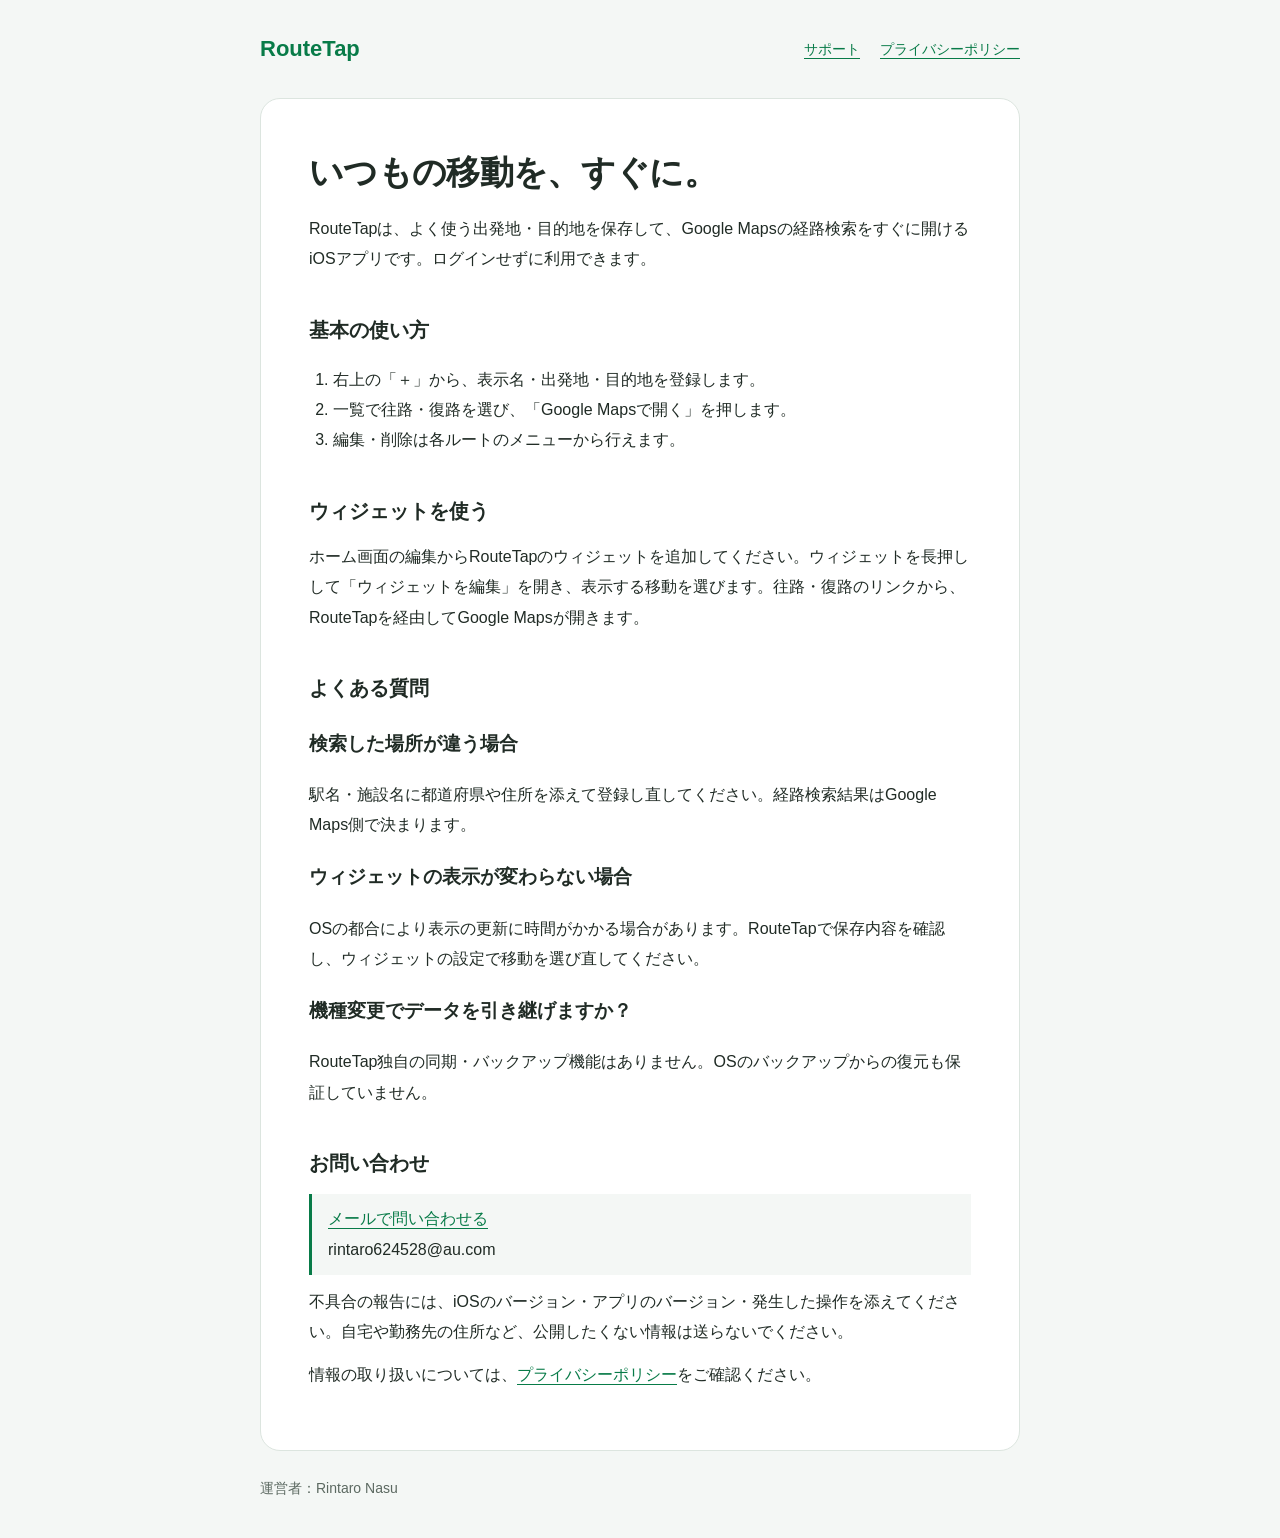
<file: website/index.html>
<!doctype html>
<html lang="ja">
  <head>
    <meta charset="utf-8" />
    <meta name="viewport" content="width=device-width, initial-scale=1" />
    <meta name="description" content="RouteTapのサポートと、保存データ・プライバシーの取り扱いについて。" />
    <title>サポート | RouteTap</title>
    <link rel="stylesheet" href="style.css" />
  </head>
  <body>
    <header>
      <a class="brand" href="index.html">RouteTap</a>
      <nav aria-label="ページ一覧"><a href="index.html">サポート</a><a href="privacy.html">プライバシーポリシー</a></nav>
    </header>
    <main>
      <h1>いつもの移動を、すぐに。</h1>
      <p>RouteTapは、よく使う出発地・目的地を保存して、Google Mapsの経路検索をすぐに開けるiOSアプリです。ログインせずに利用できます。</p>
      <h2>基本の使い方</h2>
      <ol>
        <li>右上の「＋」から、表示名・出発地・目的地を登録します。</li>
        <li>一覧で往路・復路を選び、「Google Mapsで開く」を押します。</li>
        <li>編集・削除は各ルートのメニューから行えます。</li>
      </ol>
      <h2>ウィジェットを使う</h2>
      <p>ホーム画面の編集からRouteTapのウィジェットを追加してください。ウィジェットを長押しして「ウィジェットを編集」を開き、表示する移動を選びます。往路・復路のリンクから、RouteTapを経由してGoogle Mapsが開きます。</p>
      <h2>よくある質問</h2>
      <h3>検索した場所が違う場合</h3>
      <p>駅名・施設名に都道府県や住所を添えて登録し直してください。経路検索結果はGoogle Maps側で決まります。</p>
      <h3>ウィジェットの表示が変わらない場合</h3>
      <p>OSの都合により表示の更新に時間がかかる場合があります。RouteTapで保存内容を確認し、ウィジェットの設定で移動を選び直してください。</p>
      <h3>機種変更でデータを引き継げますか？</h3>
      <p>RouteTap独自の同期・バックアップ機能はありません。OSのバックアップからの復元も保証していません。</p>
      <h2 id="contact">お問い合わせ</h2>
      <p class="note"><a href="mailto:rintaro624528@au.com?subject=RouteTap%E3%81%AE%E3%81%8A%E5%95%8F%E3%81%84%E5%90%88%E3%82%8F%E3%81%9B">メールで問い合わせる</a><br />rintaro624528@au.com</p>
      <p>不具合の報告には、iOSのバージョン・アプリのバージョン・発生した操作を添えてください。自宅や勤務先の住所など、公開したくない情報は送らないでください。</p>
      <p>情報の取り扱いについては、<a href="privacy.html">プライバシーポリシー</a>をご確認ください。</p>
    </main>
    <footer>運営者：Rintaro Nasu</footer>
  </body>
</html>
</file>
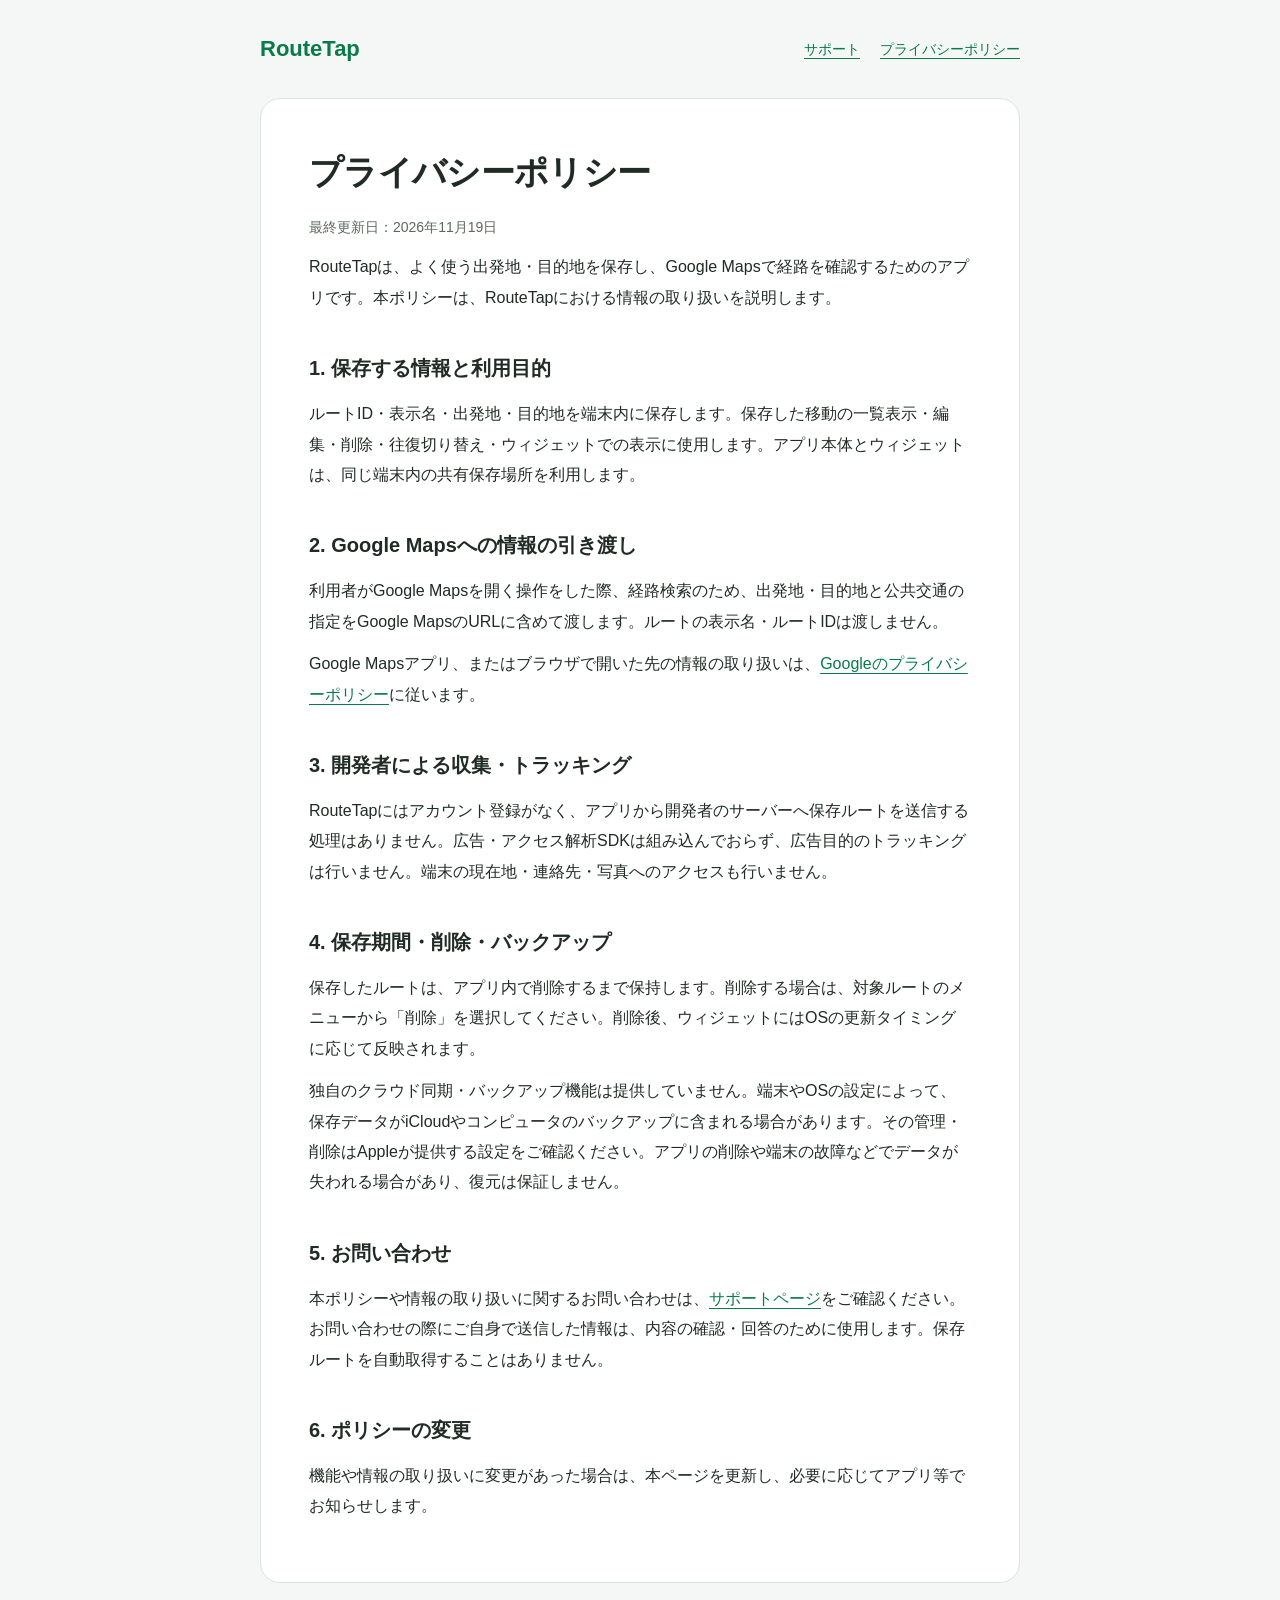
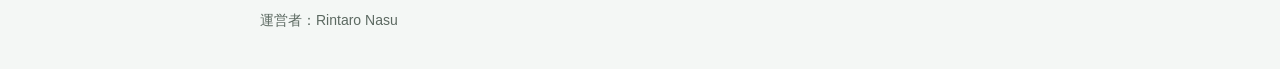
<file: website/privacy.html>
<!doctype html>
<html lang="ja">
  <head>
    <meta charset="utf-8" />
    <meta name="viewport" content="width=device-width, initial-scale=1" />
    <meta name="description" content="RouteTapのサポートと、保存データ・プライバシーの取り扱いについて。" />
    <title>プライバシーポリシー | RouteTap</title>
    <link rel="stylesheet" href="style.css" />
  </head>
  <body>
    <header>
      <a class="brand" href="index.html">RouteTap</a>
      <nav aria-label="ページ一覧"><a href="index.html">サポート</a><a href="privacy.html">プライバシーポリシー</a></nav>
    </header>
    <main>
      <h1>プライバシーポリシー</h1>
      <p class="meta">最終更新日：2026年11月19日</p>
      <p>RouteTapは、よく使う出発地・目的地を保存し、Google Mapsで経路を確認するためのアプリです。本ポリシーは、RouteTapにおける情報の取り扱いを説明します。</p>
      <h2>1. 保存する情報と利用目的</h2>
      <p>ルートID・表示名・出発地・目的地を端末内に保存します。保存した移動の一覧表示・編集・削除・往復切り替え・ウィジェットでの表示に使用します。アプリ本体とウィジェットは、同じ端末内の共有保存場所を利用します。</p>
      <h2>2. Google Mapsへの情報の引き渡し</h2>
      <p>利用者がGoogle Mapsを開く操作をした際、経路検索のため、出発地・目的地と公共交通の指定をGoogle MapsのURLに含めて渡します。ルートの表示名・ルートIDは渡しません。</p>
      <p>Google Mapsアプリ、またはブラウザで開いた先の情報の取り扱いは、<a href="https://policies.google.com/privacy?hl=ja">Googleのプライバシーポリシー</a>に従います。</p>
      <h2>3. 開発者による収集・トラッキング</h2>
      <p>RouteTapにはアカウント登録がなく、アプリから開発者のサーバーへ保存ルートを送信する処理はありません。広告・アクセス解析SDKは組み込んでおらず、広告目的のトラッキングは行いません。端末の現在地・連絡先・写真へのアクセスも行いません。</p>
      <h2>4. 保存期間・削除・バックアップ</h2>
      <p>保存したルートは、アプリ内で削除するまで保持します。削除する場合は、対象ルートのメニューから「削除」を選択してください。削除後、ウィジェットにはOSの更新タイミングに応じて反映されます。</p>
      <p>独自のクラウド同期・バックアップ機能は提供していません。端末やOSの設定によって、保存データがiCloudやコンピュータのバックアップに含まれる場合があります。その管理・削除はAppleが提供する設定をご確認ください。アプリの削除や端末の故障などでデータが失われる場合があり、復元は保証しません。</p>
      <h2>5. お問い合わせ</h2>
      <p>本ポリシーや情報の取り扱いに関するお問い合わせは、<a href="index.html#contact">サポートページ</a>をご確認ください。お問い合わせの際にご自身で送信した情報は、内容の確認・回答のために使用します。保存ルートを自動取得することはありません。</p>
      <h2>6. ポリシーの変更</h2>
      <p>機能や情報の取り扱いに変更があった場合は、本ページを更新し、必要に応じてアプリ等でお知らせします。</p>
    </main>
    <footer>運営者：Rintaro Nasu</footer>
  </body>
</html>
</file>
<file: website/style.css>
* {
  box-sizing: border-box;
}
:root {
  color-scheme: light dark;
  --green: #087b48;
  --ink: #202b25;
  --muted: #5c6961;
  --paper: #fff;
  --background: #f4f7f5;
  --line: #dce5df;
}
body {
  margin: 0;
  background: var(--background);
  color: var(--ink);
  font-family: -apple-system, BlinkMacSystemFont, "Hiragino Kaku Gothic ProN", "Noto Sans JP", sans-serif;
  line-height: 1.9;
  overflow-wrap: anywhere;
}
header,
main,
footer {
  width: min(100% - 40px, 760px);
  margin-inline: auto;
}
header {
  padding: 28px 0;
  display: flex;
  flex-wrap: wrap;
  align-items: center;
  justify-content: space-between;
  gap: 16px;
}
.brand {
  font-size: 22px;
  font-weight: 750;
  text-decoration: none;
}
a {
  color: var(--green);
  text-underline-offset: 4px;
}
a:focus-visible {
  outline: 3px solid var(--green);
  outline-offset: 5px;
}
nav {
  display: flex;
  flex-wrap: wrap;
  gap: 20px;
  font-size: 14px;
}
main {
  background: var(--paper);
  padding: clamp(24px, 5vw, 48px);
  border: 1px solid var(--line);
  border-radius: 20px;
}
h1 {
  font-size: clamp(25px, 5vw, 34px);
  line-height: 1.5;
  margin: 0 0 16px;
  letter-spacing: -0.02em;
}
h2 {
  font-size: 20px;
  margin: 36px 0 10px;
}
p {
  margin: 12px 0;
}
ul,
ol {
  padding-left: 24px;
}
.meta,
footer {
  color: var(--muted);
  font-size: 14px;
}
footer {
  padding: 24px 0 36px;
}
.note {
  border-left: 3px solid var(--green);
  padding: 10px 16px;
  background: var(--background);
}
@media (prefers-color-scheme: dark) {
  :root {
    --green: #65d89b;
    --ink: #e7eee9;
    --muted: #b0beb5;
    --paper: #1b241f;
    --background: #121a16;
    --line: #334339;
  }
}
</file>
